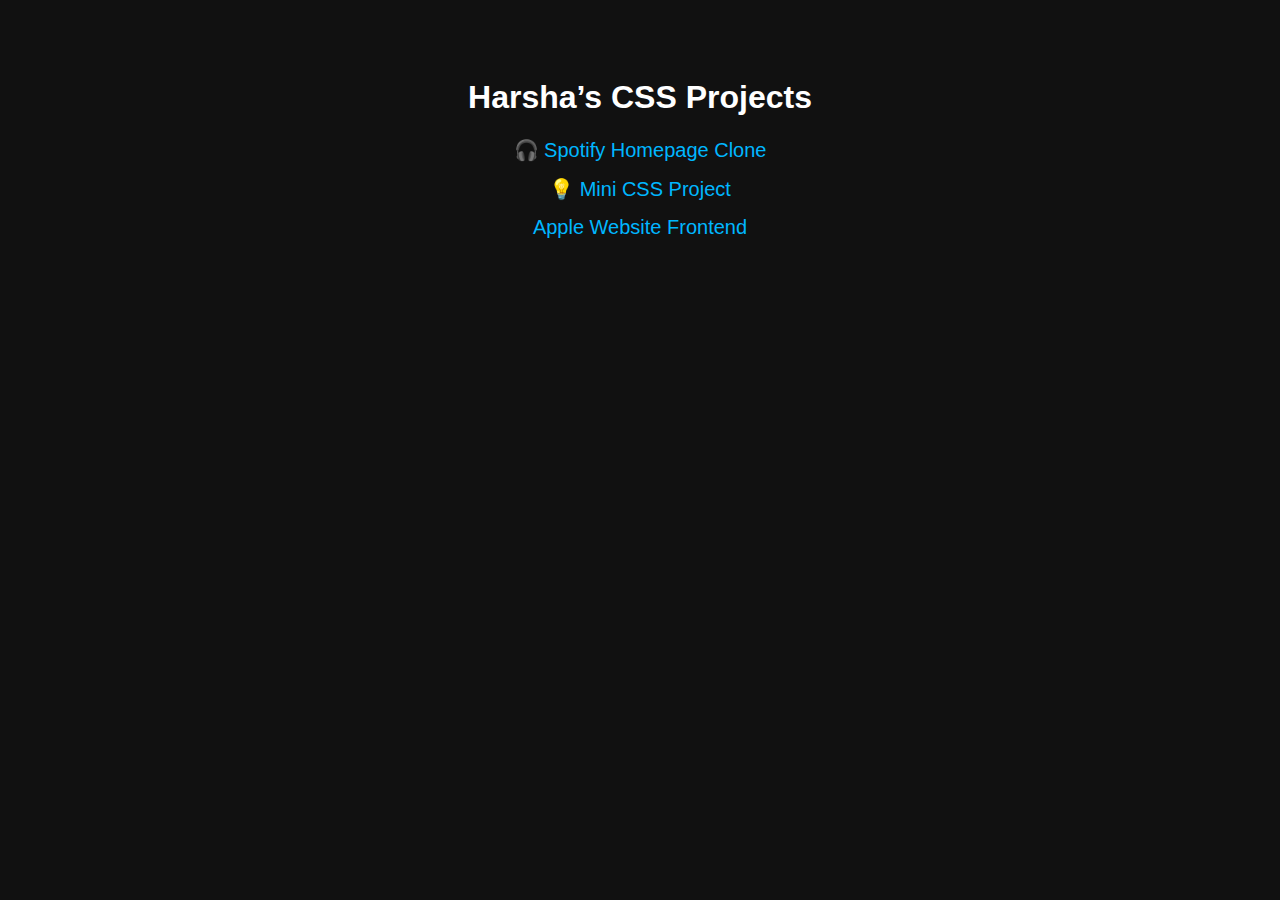
<file: index.html>
<!DOCTYPE html>
<html lang="en">
<head>
  <meta charset="UTF-8">
  <meta name="viewport" content="width=device-width, initial-scale=1.0">
  <title>CSS Projects by Harsha</title>
  <style>
    body {
      font-family: Arial, sans-serif;
      background-color: #111;
      color: #fff;
      text-align: center;
      padding-top: 50px;
    }
    a {
      display: block;
      margin: 15px;
      color: #00b7ff;
      text-decoration: none;
      font-size: 20px;
    }
    a:hover {
      color: #fff;
    }
  </style>
</head>
<body>
  <h1>Harsha’s CSS Projects</h1>
  <a href="spotifyClone.html">🎧 Spotify Homepage Clone</a>
  <a href="cssMini.html">💡 Mini CSS Project</a>
  <a href="phone.html"> Apple Website Frontend</a>
</body>
</html>
</file>
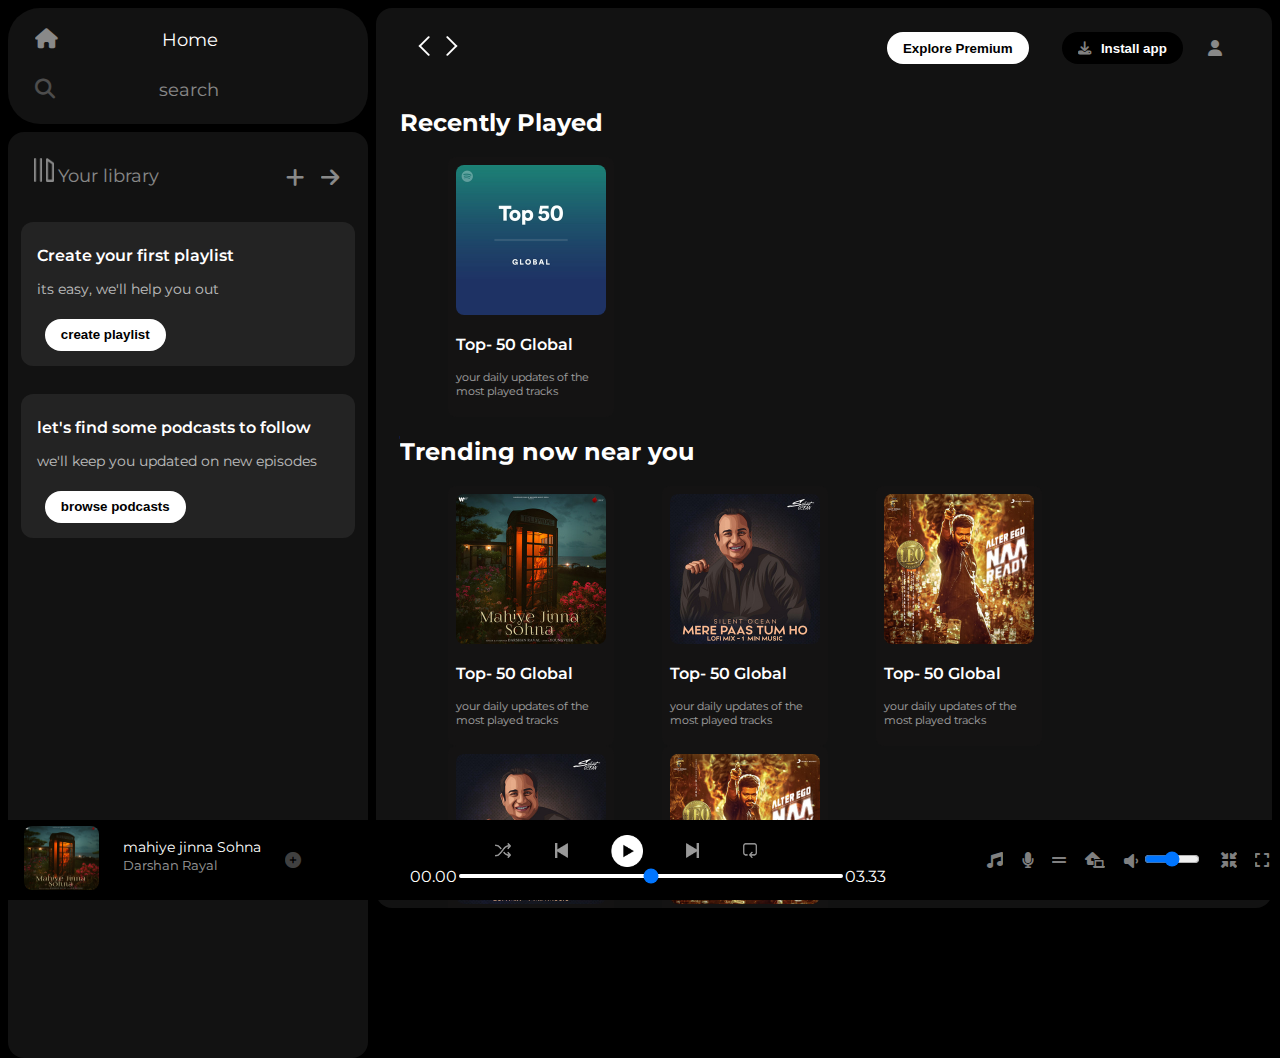
<file: spotifyClone.html>
<!DOCTYPE html>
<html lang="en">
<head>
  <meta charset="UTF-8">
  <meta name="viewport" content="width=device-width, initial-scale=1.0">
  <link rel="stylesheet" href="https://cdnjs.cloudflare.com/ajax/libs/font-awesome/6.7.2/css/all.min.css" integrity="sha512-Evv84Mr4kqVGRNSgIGL/F/aIDqQb7xQ2vcrdIwxfjThSH8CSR7PBEakCr51Ck+w+/U6swU2Im1vVX0SVk9ABhg==" crossorigin="anonymous" referrerpolicy="no-referrer" />
   <link rel="icon" href="./assetsForSpotifyClone/logo.png">
   <link rel="stylesheet" href="spotifyMajorProject.css">
  <title>Spotify - Web Player: Music for everyone</title>
  <link rel="preconnect" href="https://fonts.googleapis.com">
<link rel="preconnect" href="https://fonts.gstatic.com" crossorigin>
<link href="https://fonts.googleapis.com/css2?family=Montserrat:ital,wght@0,100..900;1,100..900&display=swap" rel="stylesheet">
</head>
<body>
  <div class="main">
    <div class="sideBar">
        
      <div class="nav">
            <div class="nav-option" style="opacity: 1 ;">
             <i class="fa-solid fa-house"></i>
              <a href="#">Home</a>
            </div>
         <div class="nav-option">
              <i class="fa-solid fa-magnifying-glass"></i>
              <a href="#">search</a>
        </div>
      </div>
      <div class="library">
        <div class="options">
          <div class="lib-options nav-option">
          <img src="./assetsForSpotifyClone/library_icon.png" alt="lib icon">
          <a href="#"> Your library</a>
        </div>
        <div class="icons">
          <i class="fa-solid fa-plus"></i>
          <i class="fa-solid fa-arrow-right"></i>
        </div>
        </div>

        <div class="lib-box">
          <div class="box">
            <p class="box-p1">Create your first playlist</p>
            <p class="box-p2">its easy, we'll help you out</p>
            <button class="badge">create playlist</button>
          </div>
          <div class="box">
            <p class="box-p1">let's find some podcasts to follow</p>
            <p class="box-p2">we'll keep you updated on new episodes</p>
            <button class="badge">browse podcasts</button>
          </div>
        </div>

      </div>
    </div>
    <div class="main-content">
      <div class="sticky-nav">
        <div class="sticky-nav-icons">
            <img src="./assetsForSpotifyClone/backward_icon.png">
            <img src="./assetsForSpotifyClone/forward_icon.png" class="hide">
        </div>
         <div class="sticky-nav-options">
            <button class="badge nav-item hide" >Explore Premium</button>
                <button class="badge nav-item dark-badge">
            <i class="fa-solid fa-download" style="margin-right: 6px;"></i>
            Install app
              </button>
            <i class="fa-solid fa-user nav-item"></i> 
          </div>
        
      </div>
         
      
            <h2>Recently Played</h2>
            <div class="card-container">
             <div class="card">
                  <img src="./assetsForSpotifyClone/card1img.jpeg" alt="card1" class="card-img">
                  <p class="card-title">Top- 50 Global</p>
                  <p class="card-info">your daily updates of the most played tracks</p>
             </div>  
            </div>
            
            <h2>Trending now near you</h2>
            <div class="card-container">
             <div class="card">
                  <img src="./assetsForSpotifyClone/card2img.jpeg" alt="card1" class="card-img">
                  <p class="card-title">Top- 50 Global</p>
                  <p class="card-info">your daily updates of the most played tracks</p>
             </div>  
             <div class="card">
                  <img src="./assetsForSpotifyClone/card3img.jpeg" alt="card1" class="card-img">
                  <p class="card-title">Top- 50 Global</p>
                  <p class="card-info">your daily updates of the most played tracks</p>
             </div>  
             <div class="card">
                  <img src="./assetsForSpotifyClone/card4img.jpeg" alt="card1" class="card-img">
                  <p class="card-title">Top- 50 Global</p>
                  <p class="card-info">your daily updates of the most played tracks</p>
             </div>  
             <div class="card">
                  <img src="./assetsForSpotifyClone/card3img.jpeg" alt="card1" class="card-img">
                  <p class="card-title">Top- 50 Global</p>
                  <p class="card-info">your daily updates of the most played tracks</p>
             </div>  
             <div class="card">
                  <img src="./assetsForSpotifyClone/card4img.jpeg" alt="card5" class="card-img">
                  <p class="card-title">Top- 50 Global</p>
                  <p class="card-info">your daily updates of the most played tracks</p>
             </div>  
            </div>
             <h2>Featured Charts</h2>
            <div class="card-container">
             <div class="card">
                  <img src="./assetsForSpotifyClone/card5img.jpeg" alt="card1" class="card-img">
                  <p class="card-title">Top- 50 Global</p>
                  <p class="card-info">your daily updates of the most played tracks</p>
             </div>  
              <div class="card">
                  <img src="./assetsForSpotifyClone/card6img.jpeg" alt="card1" class="card-img">
                  <p class="card-title">Top- 50 Global</p>
                  <p class="card-info">your daily updates of the most played tracks</p>
             </div>  
              <div class="card">
                  <img src="./assetsForSpotifyClone/card1img.jpeg" alt="card1" class="card-img">
                  <p class="card-title">Top- 50 Global</p>
                  <p class="card-info">your daily updates of the most played tracks</p>
             </div>  
            </div>
              <div class="footer">
                <div class="line">

                </div>
              </div>
          </div>
    <div class="musicPlayer">
      <div class="album">

        <div class="album-info">
          <img src="./assetsForSpotifyClone/card2img.jpeg" class="album-logo"></div>
          <div class="albumsongart">
            <p class="songNm">mahiye jinna Sohna</p>
            <p class="artNm">Darshan Rayal</p>
          </div>
          <div class="plusicon">
            <i class="fa-solid fa-circle-plus"></i>
          </div>
      </div>
      <div class="player">
        <div class="player-control">
          <img src="./assetsForSpotifyClone/player_icon1.png" class="player-control-icon">
          <img src="./assetsForSpotifyClone/player_icon2.png" class="player-control-icon">
          <img src="./assetsForSpotifyClone/player_icon3.png" class="player-control-icon" style="opacity: 1; height: 2rem; cursor: pointer;">
          <img src="./assetsForSpotifyClone/player_icon4.png" class="player-control-icon">
          <img src="./assetsForSpotifyClone/player_icon5.png" class="player-control-icon">
        </div>
        <div class="playbackBar">
          <span class="currentTime">00.00</span>
          <input type="range" min="0" max="100" class="progressBar">
          <span class="totalTime">03.33</span>
        </div>
      </div>
      <div class="control">
                <div class="controlicons">
                    <i class="fa-solid fa-music"></i>
                    <i class="fa-solid fa-microphone"></i>
                    <i class="fa-solid fa-grip-lines"></i>
                    <i class="fa-solid fa-house-laptop"></i>

                    <div class="volume-wrap">
                      <i class="fa-solid fa-volume-low"></i>
                      <input type="range" class="volcol">
                    </div>
                    <i class="fa-solid fa-minimize"></i>
                    <i class="fa-solid fa-expand"></i>
                </div>  
      </div>      
    </div>
  </div>
</body>
</html>
</file>
<file: spotifyMajorProject.css>
body {
  font-family: "Montserrat", sans-serif;
  margin: 0;
  background-color: black;
  color: #fff;
  overflow: hidden;
}

.main {
  display: flex;
  height: 100vh;
  padding: 0.5rem;
}
.sideBar {
  background-color: rgb(0, 0, 0);
  width: 360px;
  border-radius: 1rem;
  margin-right: 0.5rem;
}
.main-content {
  background-color: #121212;
  flex: 1;
  border-radius: 1rem;
  overflow: scroll;
  padding: 0 1.5rem 0 1.5rem;
}
.musicPlayer {
  background-color: rgb(0, 0, 0);
  position: fixed;
  bottom: 0;
  width: 100%;
  height: 80px;
}
a {
  text-decoration: none;
  color: white;
}
.nav {
  background-color: #121212;
  border-radius: 2rem;
  display: flex;
  flex-direction: column;
  justify-content: center;
  height: 100px;
  padding: 0.5rem 0.9rem;
}
.nav-option {
  height: 2.5rem;
  opacity: 0.5;
  padding: 0.8rem;
}
.nav-option:hover {
  opacity: 1;
}
.nav-option i {
  font-size: 1.25rem;
  margin-right: 100px;
}
.nav-option a {
  font-size: 1.1rem;
}

.library {
  background-color: #121212;
  border-radius: 1rem;
  height: 100%;
  margin-top: 0.5rem;
  padding: 0.8rem;
}
.options {
  display: flex;
  justify-content: space-between;
  align-items: center;
}
.lib-options img {
  height: 1.5rem;
  width: 1.25rem;
}
.icons {
  font-size: 1.3rem;
  display: flex;
}
.icons i {
  opacity: 0.5;
  margin-right: 1rem;
}
.icons i:hover {
  opacity: 1;
}
.box {
  height: 8rem;
  background-color: #232323;
  border-radius: 0.75rem;
  margin: 0.75rem 0 1.75rem 0;
  padding: 0.5rem 1rem;
}
.box-p1 {
  font-size: 1rem;
  font-weight: 600;
}
.box-p2 {
  font-size: 0.85rem;
  opacity: 0.7;
}
.badge {
  background-color: white;
  border: none;
  border-radius: 100px;
  padding: 0.25rem 1rem;
  font-weight: 600;
  margin: 0.5rem;
  height: 2rem;
  width: fit-content;
}
.dark-badge {
  background-color: #000;
  color: white;
}
.dark-badge:hover {
  color: #000;
  background-color: white;
}
.sticky-nav {
  position: sticky;
  top: 0;
  background-color: #121212;
  display: flex;
  justify-content: space-between;
  align-items: center;
  padding: 1rem 0 1rem 0;
  z-index: 10;
}
.sticky-nav-icons {
  margin-left: 0.75rem;
}
.sticky-nav-options {
  display: flex;
  justify-content: center;
  align-items: center;
}
.nav-item {
  margin-right: 1.6rem;
}
@media (max-width: 1000px) {
  .hide {
    display: none;
  }
}
.card {
  background-color: rgba(58, 43, 43, 0.068);
  width: 150px;
  border-radius: 0.5rem;
  padding: 0.5rem;
  margin-left: 3rem;
}
.card-container {
  display: flex;
  flex-wrap: wrap;
}
.card-img {
  width: 100%;
  border-radius: 0.5rem;
}
.card-title {
  font-weight: 600;
}
.card-info {
  opacity: 0.6;
  font-size: 0.7rem;
}
.footer {
  height: 200px;
  display: flex;
  align-items: center;
  justify-content: center;
}
.line {
  width: 90%;
  height: 30%;
  border-top: 1px solid white;
}
.musicPlayer {
  display: flex;
  justify-content: space-between;
  align-items: center;
}

.player {
  width: 50%;
}
.control {
  width: 25%;
}
.player-control {
  display: flex;
  justify-content: center;
  align-items: center;
}

.player-control-icon {
  height: 0.9rem;
  margin-right: 2.7rem;
  opacity: 0.6;
}
.player-control-icon:hover {
  opacity: 1;
}
.playbackBar {
  display: flex;
  justify-content: center;
  align-items: center;
}
.progressBar {
  width: 60%;
}

.album {
  width: 25%;
  display: flex;
  justify-content: flex-start;
  align-items: center;
}
.album-logo {
  height: 4rem;
  border-radius: 0.5rem;
  margin-left: 1rem;
  width: 4.7rem;
}
.albumsongart {
  margin-left: 1.5rem;
  line-height: 0.3rem;
}
.artNm {
  font-size: 0.8rem;
  opacity: 0.6;
}
.songNm {
  margin-top: 0.4rem;
  font-size: 0.9rem;
}
.artNm:hover {
  text-decoration: underline;
  cursor: pointer;
}
.songNm:hover {
  text-decoration: underline;
  cursor: pointer;
}
.plusicon {
  margin-left: 1.5rem;
  opacity: 0.5;
}
.plusicon:hover {
  opacity: 1;
}
.progressBar::-webkit-slider-runnable-track {
  background-color: white;
  border-radius: 100px;
  height: 0.2rem;
}
.progressBar::-webkit-slider-thumb {
  -webkit-appearance: none; /* Required to apply custom style */
  appearance: none;
  width: 16px;
  height: 16px;
  background-color: greenyellow;
  border-radius: 50%;
  cursor: pointer;
  margin-top: -6px; /* aligns the thumb with the track */
  border: none;
}
.volcol {
  width: 3.5rem;
}
.controlicons {
  display: flex;
  justify-content: space-evenly;
  align-items: center;
  height: 0.9rem;
}
i {
  opacity: 0.5;
}
i:hover {
  opacity: 1;
}
</file>
